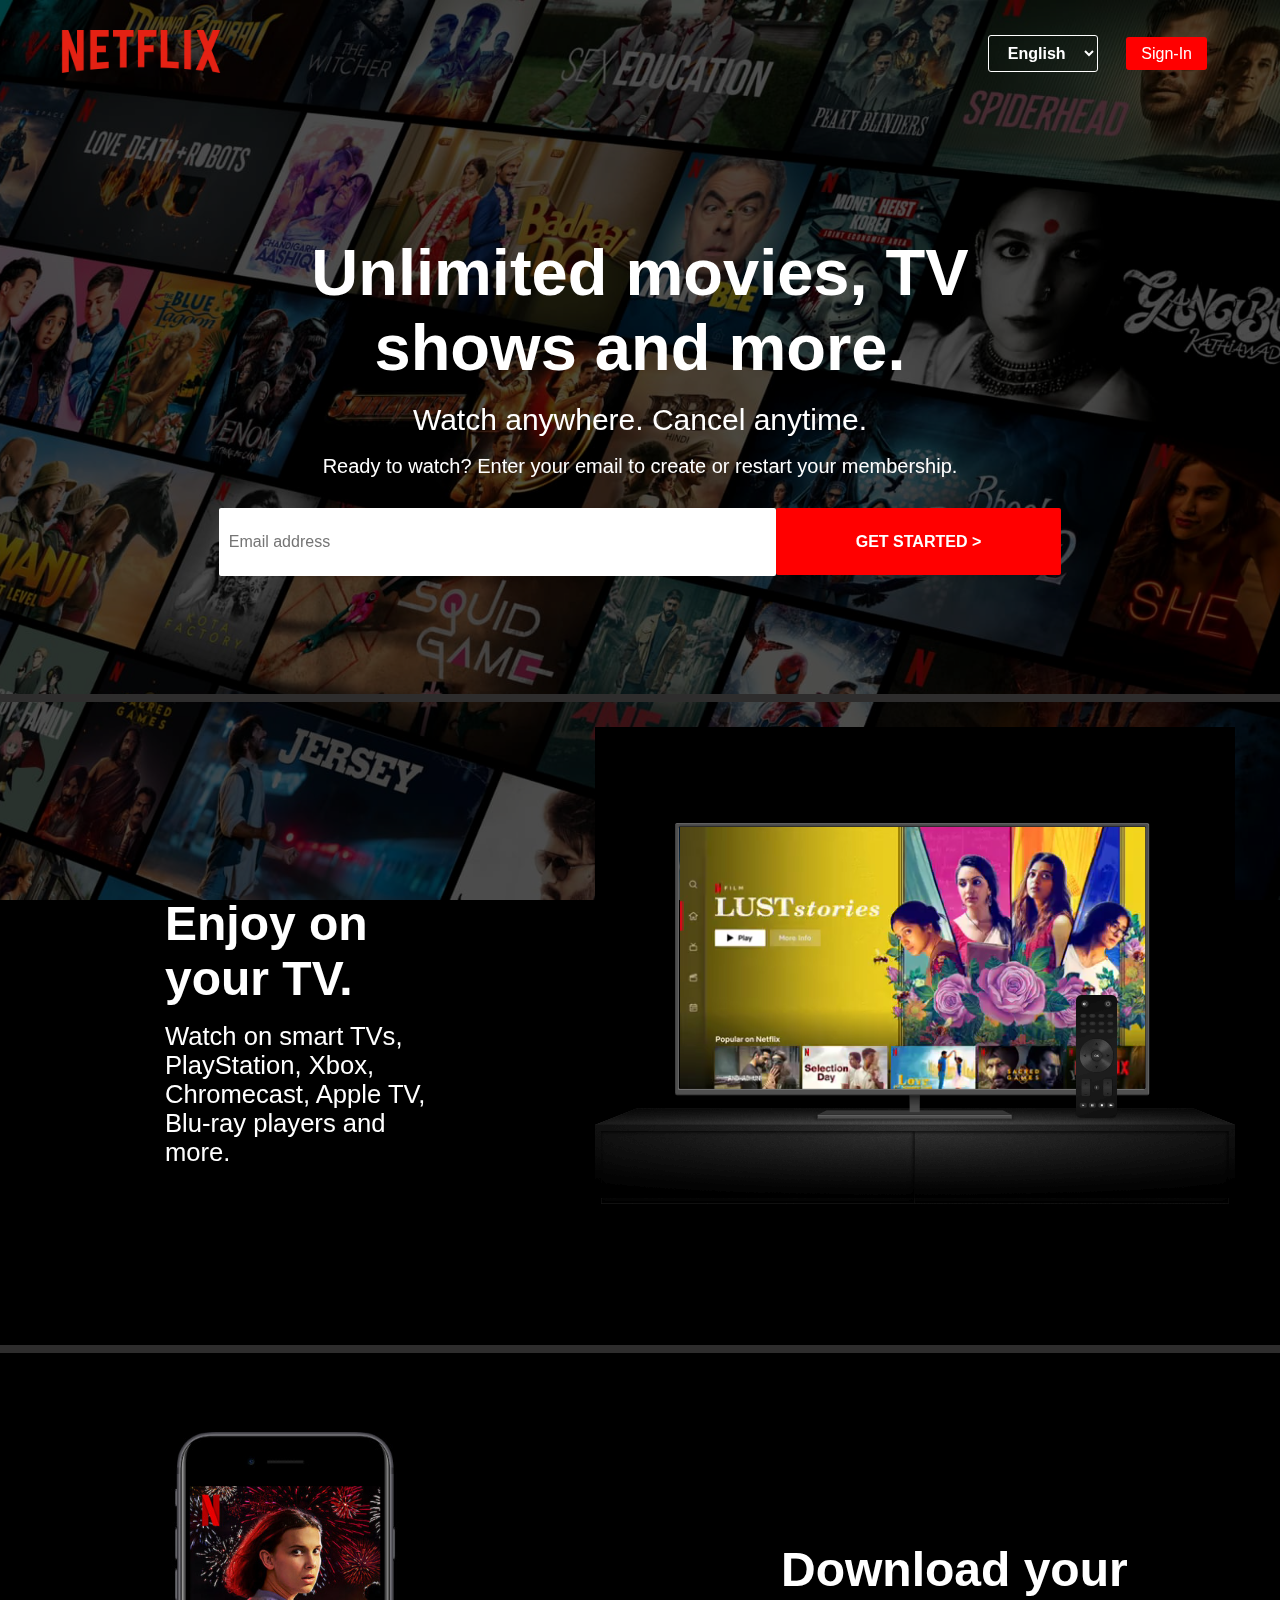
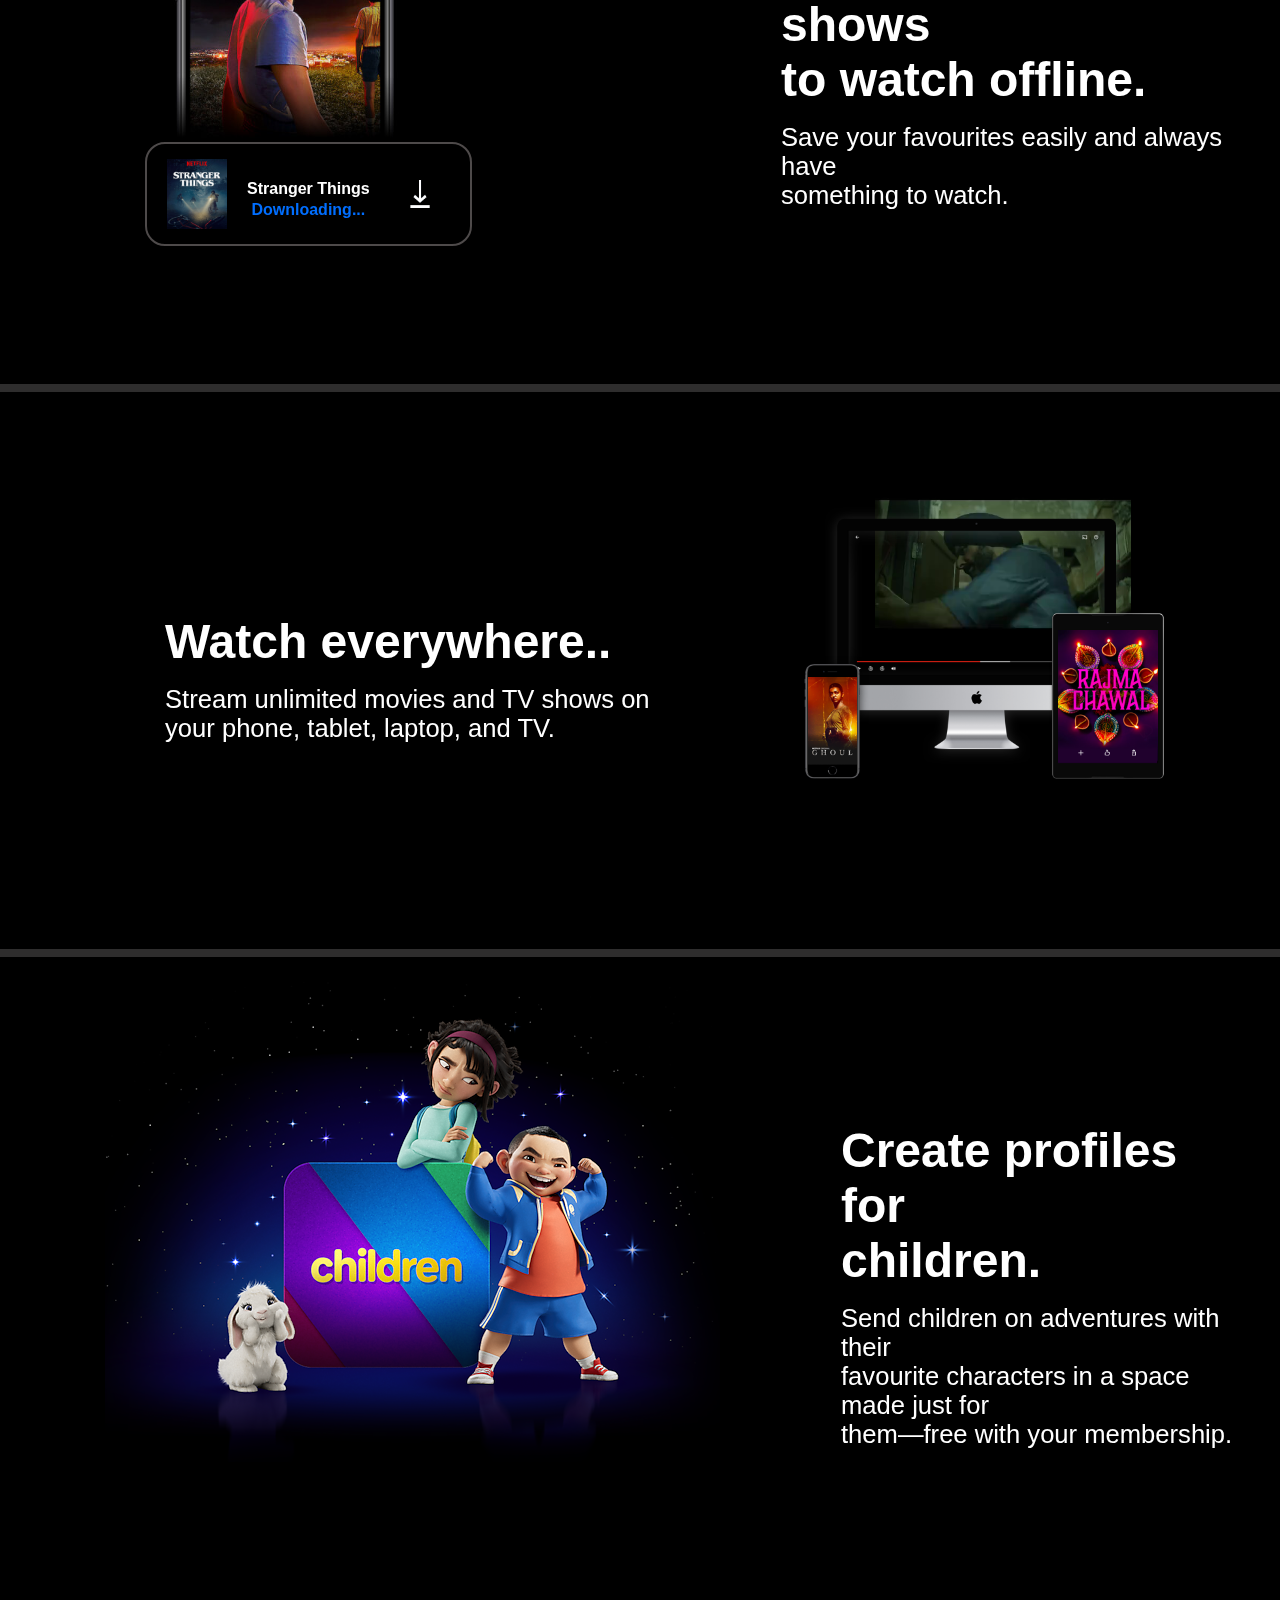
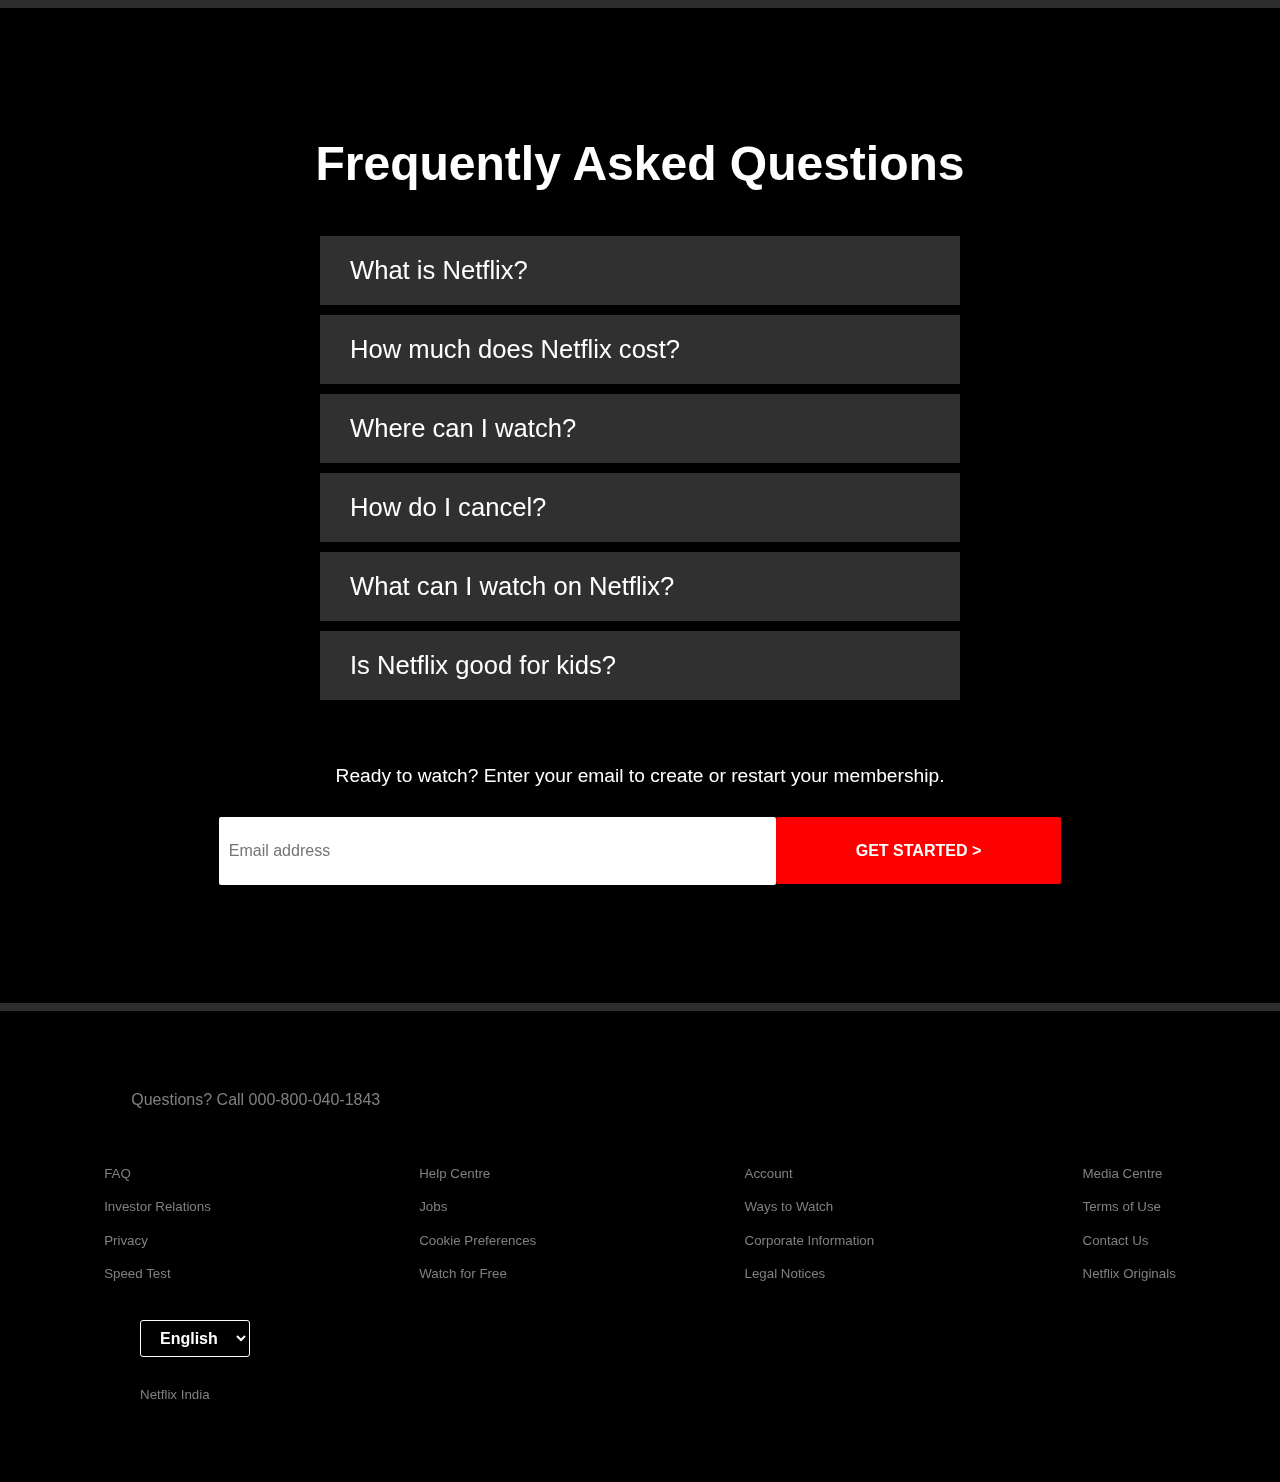
<file: netflix homepage/index.html>
<!DOCTYPE html>
<html lang="en">
<head>
    <meta charset="UTF-8">
    <meta http-equiv="X-UA-Compatible" content="IE=edge">
    <meta name="viewport" content="width=device-width, initial-scale=1.0">
    <link rel="stylesheet" href="style.css">
    
    <link rel="icon"  href="images/N.png">
    <title>Netflix India</title>
</head>
<body>
    <header>
<!--------------------------------------upper-part--------------------------------------------------------------------------------------->        
   <div class="header">
    <div class="container">
        <div class="navbar">
            <div class="logo">
                <img src="images/logo.png" alt="">
            </div> 
            <div class="nav-right">

        
              
            <select name="languages" id="language">
               
                <option value="english">English</option>
                <option value="hindi">हिन्दी</option>
            </select>
       
        
            <a href="index2.html" class="btn1">Sign-In</a>
        </div>
        
        </div>
    </div>
   
<!--------------------content------------------------------------------------------------------------------------------------------------->
<div class="content">
    <h1>Unlimited movies, TV <br>shows and more.</h1><br>
    <h3>Watch anywhere. Cancel anytime.</h3><br>
    <p>Ready to watch? Enter your email to create or restart your membership.</p>
    <input type="email" name="email" id="email" placeholder="Email address"><!-----------
    --><a href="#" class="btn2">GET STARTED ></a>

</div>
<hr>

<div class="col1">
    <div class="description">
    <h1>Enjoy on your TV.</h1>
    <h3>Watch on smart TVs, PlayStation, Xbox,<br> Chromecast, Apple TV, Blu-ray players and<br> more.</h3>
</div>
       
    <img src="images/tv.png" >
       
    <video class="video-on-tv" autoplay="" playsinline="" muted="" loop="">
        <source src="images/Video in TV" type="video/mp4">
      
      </video>
    
   
</div>

<hr>
<div class="col2">

    <div class="parent">
    <div class="image-on-phone">
    <img src="images/Mobile Phone.jpeg" style="width:75% ; height:100%;" >
    </div>
    <button class="btn3">
        <img src="images/Stranger things icon.png" alt="">
        <div class="stranger">
        <h3>Stranger Things</h3>
       
        <h3 style="color:rgb(0, 110, 255); padding-top: 3px;">Downloading...</h3>
    </div>
    
        
        <img src="images/Downloading animation.gif" alt="">
    </button>
    
   
</div>

    <div class="description2">
    <h1>Download your shows<br> to watch offline.
    </h1>
    <h3>Save your favourites easily and always have<br> something to watch.</h3>
</div>

   </div>
       
    
   <hr>
    
   <div class="col3">
    <div class="description">
    <h1>Watch everywhere..</h1>
    <h3>Stream unlimited movies and TV shows on<br> your phone, tablet, laptop, and TV.</h3>
</div>
      
    <img src="images/Monitor.png" >

    <video class="video-on-tv" autoplay="" playsinline="" muted="" loop="" >
        <source src="images/video in monitor" type="video/mp4">
      
      </video>
    
   
</div>
<hr>
<div class="col2">
   
     
    <img src="images/Children.png" style="padding-left: 60px;">
   

    <div class="description2">
        <h1>Create profiles for<br> children.</h1>
        <h3>Send children on adventures with their<br> favourite characters in a space made just for<br> them—free with your membership.</h3>
    </div>
    
   
</div>
<hr>
<div class="faq">
    <h1>Frequently Asked Questions</h1>
    <ul class="questions">
        <li>What is Netflix?</li>
        <li>How much does Netflix cost?</li>
        <li>Where can I watch?</li>
        <li>How do I cancel?</li>
        <li>What can I watch on Netflix?</li>
        <li>Is Netflix good for kids?</li>
    </ul>
    <p>Ready to watch? Enter your email to create or restart your membership.</p>
    <input type="email" name="email" id="email" placeholder="Email address"><!-----------
    --><a href="#" class="btn2">GET STARTED ></a>
</div>
   <hr>
   <div class="footer">
    <p>Questions? Call 000-800-040-1843</p>
        <div class="footer-cols">
            <ul>
                <li><a href="#">FAQ</a></li>
                <li><a href="#">Investor Relations</a></li>
                <li><a href="#">Privacy</a></li>
                <li><a href="#">Speed Test</a></li>
            </ul>
            <ul>
                <li><a href="#">Help Centre</a></li>
                <li><a href="#">Jobs</a></li>
                <li><a href="#">Cookie Preferences</a></li>
                <li><a href="#">Watch for Free</a></li>
            </ul>
            <ul>
                <li><a href="#">Account</a></li>
                <li><a href="#">Ways to Watch</a></li>
                <li><a href="#">Corporate Information</a></li>
                <li><a href="#">Legal Notices</a></li>
            </ul>
            <ul>
                <li><a href="#">Media Centre</a></li>
                <li><a href="#">Terms of Use</a></li>
                <li><a href="#">Contact Us</a></li>
                <li><a href="#">Netflix Originals</a></li>
            </ul>
        </div>
        <div class="last">

        
            
        <select name="languages" id="language">
           
            <option value="english">English</option>
            <option value="hindi">हिन्दी</option>

        </select>
        <h3>Netflix India</h3>
    
        
    </div>

   </div> 
    


</header>
    
</body>
</html>
</file>
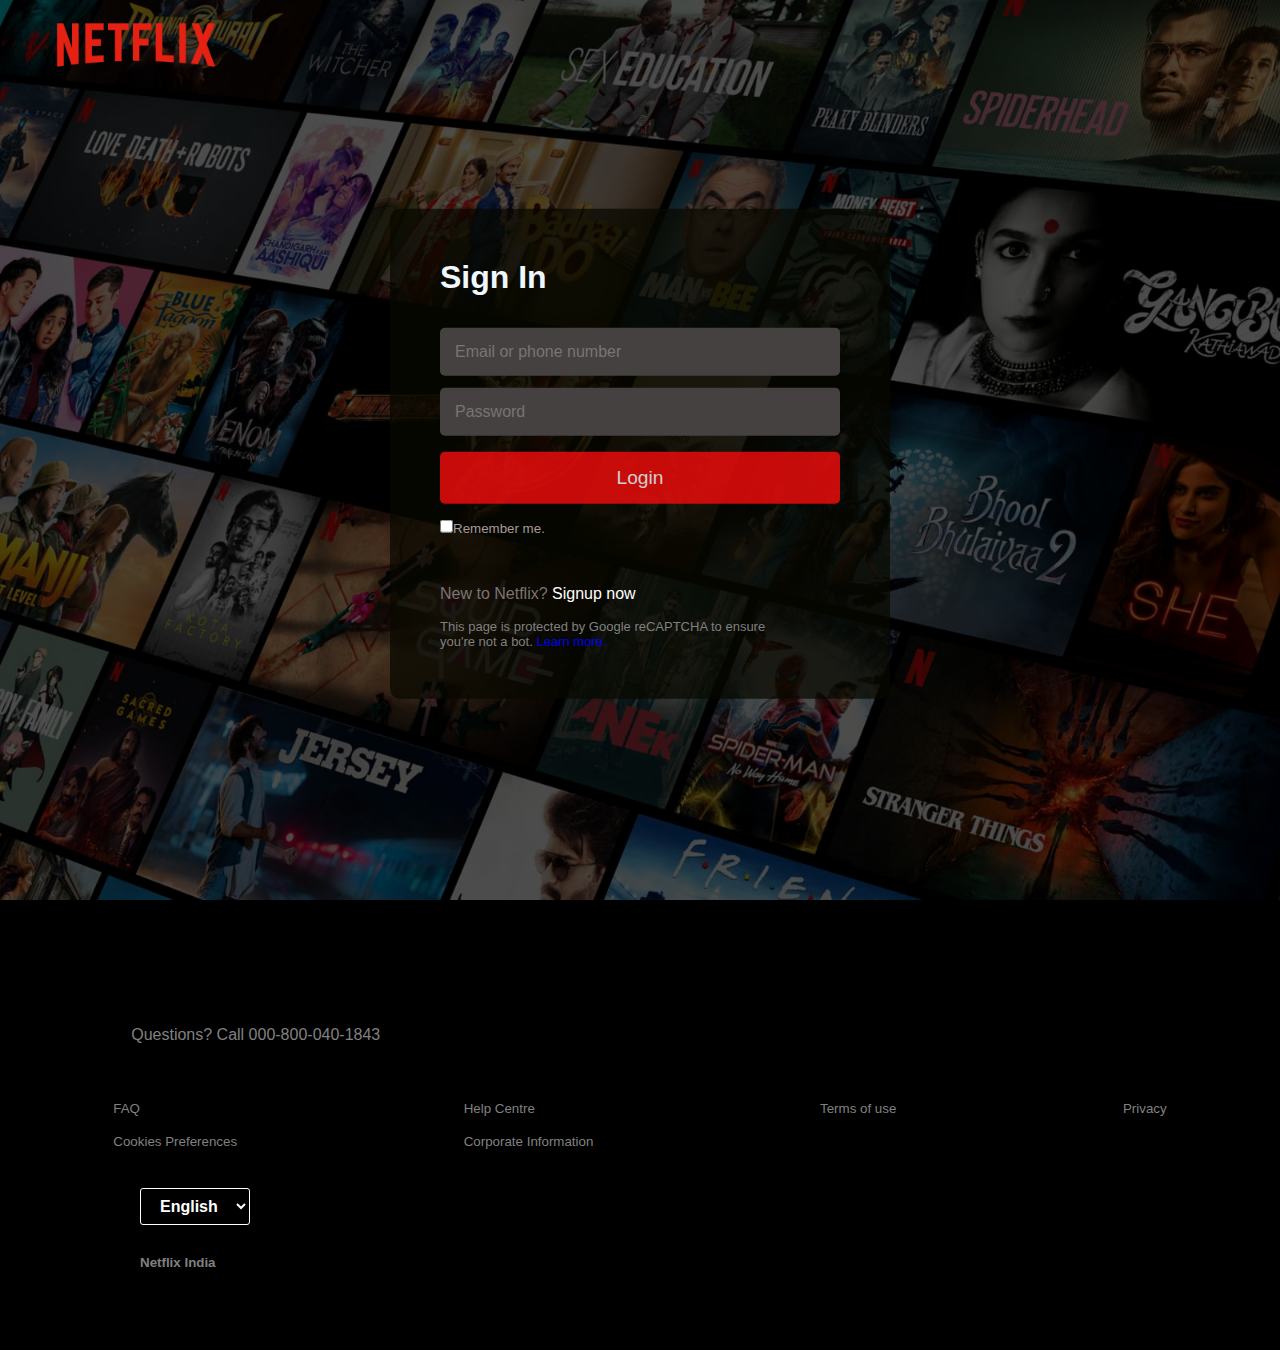
<file: netflix homepage/index2.html>
<!DOCTYPE html>
<html lang="en">
<head>
    <meta charset="UTF-8">
    <meta http-equiv="X-UA-Compatible" content="IE=edge">
    <meta name="viewport" content="width=device-width, initial-scale=1.0">
    <link rel="stylesheet" href="style2.css">
    <title>log-in</title>
</head>
<body>
    <header>
        <div class="container">
        <div class="navbar">
            
            <div class="logo">
                <img src="images/logo.png" alt="">
            </div>
            <section>
            <div class="form-container">
                <h1>Sign In</h1>
                <form action="#">
                    
                    <div class="control">
                     
                       <input type="email" name="email" id="email" placeholder="Email or phone number">
                    </div>
                    <div class="control">
                       
                        <input type="password" name="password" id="password" placeholder="Password">
                    </div>
                   
                        
                       <div class="control">
                        <input type="submit" value="Login">
                       </div>
                       
    
                    </form>
                    
                    <span><input type="checkbox">Remember me.        
                    </span>
                    
                    <div class="link">
                        <p>New to Netflix?<a href="#">  Signup now</a></p>
                        
                        </div>
                        <div class="link1">
                            <p>This page is protected by Google reCAPTCHA to ensure <br> you're not a bot. 
                               <a href="#" style="text-decoration: none;">Learn more.</a> </p>
                        </div>
                        
                       
                
            
            </div>
            </section>
            </div>
        </div>

        <div class="footer">
            <p>Questions? Call 000-800-040-1843</p>
                <div class="footer-cols">
                    <ul>
                        <li><a href="#">FAQ</a></li>
                        <li><a href="#">Cookies Preferences</a></li>
                       
                    </ul>
                    <ul>
                        <li><a href="#">Help Centre</a></li>
                        <li><a href="#">Corporate Information</a></li>
                        
                    </ul>
                    <ul>
                        <li><a href="#">Terms of use</a></li>
                      
                    </ul>
                    <ul>
                        
                        <li><a href="#">Privacy</a></li>
                    </ul>
                </div>
                <div class="last">
        
                
                    
                <select name="languages" id="language">
                   
                    <option value="english">English</option>
                    <option value="hindi">हिन्दी</option>
        
                </select>
                <h3>Netflix India</h3>
            
                
            </div>
        
           </div> 
            
        
    </header>
    
</body>
</html>
</file>
<file: netflix homepage/style.css>
*{
    margin: 0;
    padding: 0;
    box-sizing: border-box;
    letter-spacing: 0!important;
}
body{
    width: 100%;
    height: 100%;
    color: white;
    background: black;
    font-family: Helvetica Neue,Helvetica,Arial,sans-serif;
    
}

.container::before{
    content:"";
    background: url(images/Background.jpeg) no-repeat center center/cover;

    position: absolute;
    height: 100%;
    width: 100%;
   opacity: 0.4;
   z-index: -1;

}

 .navbar{
    display:flex;
    margin-left: 56px;
    margin-right: 56px;
   
    padding: 5px;
    align-items: center;
   
    
   

}
.nav-right{
  
    flex:1;
    text-align: right;
    display: inline-block;
    
   
   
}
.logo img{
    width: 10rem;
    height: auto;
  
}
select{
    background: transparent;
    color: white;
   font-weight:bold;
   font-size: 16px;
   border-radius: 3px;
   border: 1px solid white;
    padding: 8px 15px;
    margin:30px 12px;
    
   
  
}
select option{
    background-color:rgb(186, 183, 183);
}
a{
    text-decoration: none;
}
.content{
    text-align: center;
    
}
 .btn1{
    background:red ;
   color: white;
   font-size: 16px;
   border-radius: 3px;
    padding: 8px 15px;
    margin:30px 12px;
   

}
h1{
    margin-top: 8rem;
    font-size: 65px;
}
h3{
    
   font-size: 30px;
   font-weight:normal;
}
p{
    font-size: 20px;
    font-weight: normal;
}
input{
    background:white ;
    border-style: none;
   
  border-radius: 2px;
  padding: 25px 340px 25px 10px;
     margin:30px 0px;
     font-size:medium;
     font-weight:lighter;
}
.btn2{
    background:red ;
   color: white;
   font-size: 1rem;
   padding: 25px 80px;
     margin:30px 0px 30px 0px;
     border-radius: 2px;
     font-weight: bold;
     
   

}
.col1  {
  
   position: relative;
   display: inline-grid;
   grid-template-columns: auto;
   column-gap:normal;
   
   align-items: center;
   padding: 25px 45px 50px;
 
   
}
.col1 video{
    position: relative;
    width: 100%;
    height: 55%;
    grid-column: 2/2;
    grid-row: 1/2;
    z-index: -1;
    top: -10px;
}
.col1 img{
    grid-column: 2/2;
    grid-row: 1/2;
   
   
   
}
.description{
    padding-left: 120px;
    padding-right: 120px;
}

 .description h1{
    font-size: 3rem;
}
.description h3{
    margin-top: 1rem;
    font-size: 1.6rem;
   
}
.description2 h1{
    font-size: 3rem;
}
.description2 h3{
    margin-top: 1rem;
    font-size: 1.6rem;
   
}

hr{
    margin-top: 5.5rem;
    height: 0.5rem;
    background: rgb(46, 45, 45);
    border-style: none;
}
.col2  {
  
    position: relative;
    display: inline-grid;
    grid-template-columns: auto;
    column-gap: 6rem;
    
    align-items: center;
    padding: 25px 45px 50px;
  
    
 }
 .description2{
    grid-column: 2/2;
    grid-row: 1/2;
   
   
   
}
.btn3{
    background-color: black;
    border-radius: 20px;
    border: 2px solid rgb(78, 74, 74);
  align-items: center;
    height: 20%;
   
  
    display:flex;
 margin-left: 100px;
    
    
   
}

.btn3 img{
    height: 100px;
    width: 100px;
  
  padding-left: 20px;
    padding-top: 15px;
    padding-bottom: 15px;
    padding-right: 20px;
}

.stranger h3{
    color: white;
    font-size:medium;
    font-weight: bold;
    padding-top: 10px;
   
}
.col3  {
  
    position: relative;
    display: inline-grid;
    grid-template-columns: auto;
    column-gap:normal;
    
    align-items: center;
    padding: 25px 45px 50px;
  
    
 }
 .col3 video{
     position: relative;
     width: 55%;
     height: 200%;
     grid-column: 2/2;
     grid-row: 1/2;
     z-index: -1;
    left: 105px;
    top: -50px;
    
 }
 .col3 img{
     grid-column: 2/2;
     grid-row: 1/2;
     width: 90%;
     height: 100%;
     padding-top: 5rem;
    
    
 }
 .faq{
    text-align: center;   
}

.faq h1{
    padding-bottom: 40px;
    font-size: 3rem;
}

.questions{
    display: flex;
    flex-direction: column;
    flex-basis: 40%;
    align-items: center;
}

.questions li{
    padding: 20px 30px;
    margin: 5px;
    font-size: 1.6rem;
    background-color: #303030;
    color: white;
    text-align: left;
    width: 50%;
    list-style: none;
}

.faq p{
    padding-top: 60px;
    font-size: 1.2rem;
    font-weight: 200;
}
.footer {
  
    padding-top: 5rem;
    padding-bottom: 5rem;
   
}
.footer p{
    color: gray;
    padding-left: 8.2rem;
    font-size: medium;
}
.footer-cols{
    display: flex;
    justify-content: space-around;
    padding-top: 3rem;
    font-size: smaller;
    line-height: 2.5em;
    
}
.footer ul{
    list-style: none;
}
.footer a{
    color: gray;
}
.last{
    padding-left: 8rem;
    
}
.last h3{
    font-size: smaller;
    color: gray;
    padding-left:0.75rem;
}
</file>
<file: netflix homepage/style2.css>
*{
    margin: 0;
    padding: 0;
    box-sizing: border-box;
    letter-spacing: 0!important;
}
body{
    width: 100%;
    height: 100%;
    color: white;
    background: black;
    font-family: Helvetica Neue,Helvetica,Arial,sans-serif;
    
}

.container::before{
    content:"";
    background: url(images/Background.jpeg) no-repeat center center/cover;

    position: absolute;
    height: 100%;
    width: 100%;
   opacity: 0.4;
   z-index: -1;

}
.logo img{
    width: 10rem;
    height: auto;
    margin-left: 56px;
  
}
section{
    position: relative;
    height: 100vh;
    width: 100%;
    background:transparent;
    background-size: cover;
    background-repeat: no-repeat;
    background-position: top;
    


}
.form-container{
    position: absolute;
    top: 40%;
    left:50%;
    transform:translate(-50%,-50%);
    background: rgba(8, 8, 0, 0.73);
   
    opacity: 10;
    width: 500px;
    padding: 50px;
    border-radius: 10px;
   



}
h1{
 
    color: aliceblue;
    font-size: 2em;
   
    margin-bottom: 1em;

}
.link p{
    color: rgb(124, 115, 115);
    
    font-size: medium;
    float: left;
    padding-top: 3rem;
}
.control input{
    width: 100%;
   
  font-size: medium;
    display: block;
    padding: 15px;
    color: #000;
    background: rgb(70, 65, 65);
    border-radius: 5px;
    border:none;
    outline: none;
    
    margin: .8em 0;

}

.control input[type="submit"]{
    background:rgb(246, 12, 12);
    color: white;
    
    font-size : 1.2em ;
    opacity: .8;
    transition: opacity .3s ease;

}
.control input[type="submit"]:hover{
    opacity: 3;
}
.link{
    text-align: center;
     margin-bottom: 1em;
}
.link a{
    text-decoration: none;
    color: white;
  
    transition: opacity .3s ease;


}
.link a:hover{
    color:rgb(246, 12, 12);

}
span{
    color:rgb(167, 153, 153); 
    font-size:smaller;
   
}
.link1{
 color: gray;
 font-size: small;
 float: left;
 padding-top: 1rem;
}
.faq{
    text-align: center;   
}

.faq h1{
    padding-bottom: 40px;
    font-size: 3rem;
}

.questions{
    display: flex;
    flex-direction: column;
    flex-basis: 40%;
    align-items: center;
}

.questions li{
    padding: 20px 30px;
    margin: 5px;
    font-size: 1.6rem;
    background-color: #303030;
    color: white;
    text-align: left;
    width: 50%;
    list-style: none;
}

.faq p{
    padding-top: 60px;
    font-size: 1.2rem;
    font-weight: 200;
}
.footer {
  
    padding-top: 2rem;
    padding-bottom: 5rem;
    
   
}
.footer p{
    color: gray;
    padding-left: 8.2rem;
    font-size: medium;
}
.footer-cols{
    display: flex;
    justify-content: space-around;
    padding-top: 3rem;
    font-size: smaller;
    line-height: 2.5em;
    
}
.footer ul{
    list-style: none;
}
.footer a{
    color: gray;
    text-decoration: none;
}
.last{
    padding-left: 8rem;
    
}
.last h3{
    font-size: smaller;
    color: gray;
    padding-left:0.75rem;
}
select{
    background: transparent;
    color: white;
   font-weight:bold;
   font-size: 16px;
   border-radius: 3px;
   border: 1px solid white;
    padding: 8px 15px;
    margin:30px 12px;
    
   
  
}
select option{
    background-color:rgb(186, 183, 183);
}
</file>
